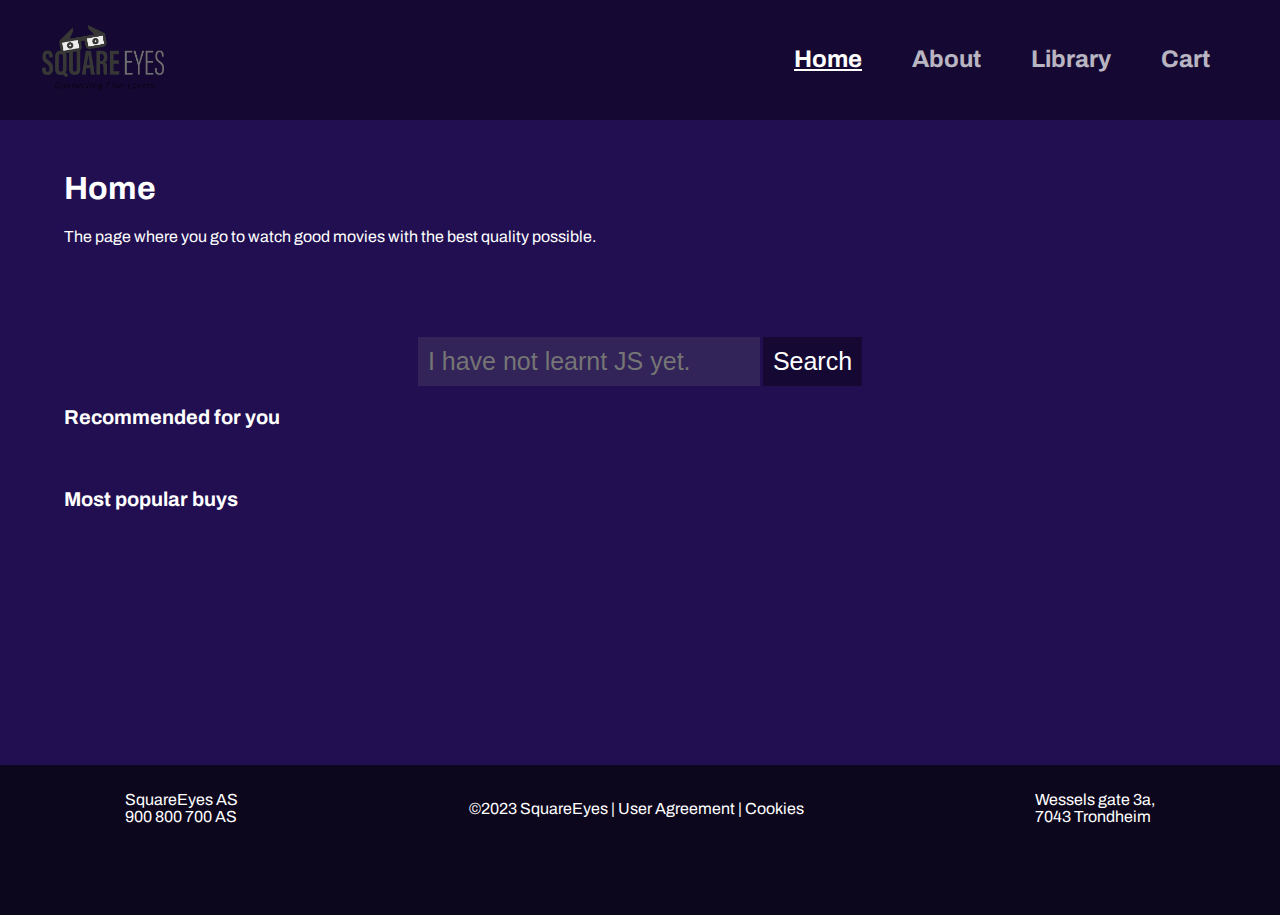
<file: index.html>
<!DOCTYPE html>
<html lang="en">
<head>
    <meta charset="UTF-8">
    <meta name="description" content="Homepage for Square Eyes">
    <meta http-equiv="X-UA-Compatible" content="IE=edge">
    <meta name="viewport" content="width=device-width, initial-scale=1.0">
    <title>SquareEyes | Connecting Film-lovers</title>
    <link rel="stylesheet" href="styles.css">
    <script src="scripts.js"></script>
    <link rel="icon" href="data:;base64,=">

        <!-- Hotjar Tracking Code for Site 3908982 (name missing) -->
    <script>
        (function(h,o,t,j,a,r){
            h.hj=h.hj||function(){(h.hj.q=h.hj.q||[]).push(arguments)};
            h._hjSettings={hjid:3908982,hjsv:6};
            a=o.getElementsByTagName('head')[0];
            r=o.createElement('script');r.async=1;
            r.src=t+h._hjSettings.hjid+j+h._hjSettings.hjsv;
            a.appendChild(r);
        })(window,document,'https://static.hotjar.com/c/hotjar-','.js?sv=');
    </script>
</head>
<body>
    <header>
        <div class="headerNav">
            <a href="index.html"><img src="assets/SquareEyes_Logo.png" alt="logo" id="logo"></a>
            <nav>
                <ul class="navigationMeny">
                    <li><a href="index.html" id="active"><h2>Home</h2></a></li>
                    <li><a href="pages/about.html"><h2>About</h2></a></li>
                    <li><a href="library.html"><h2>Library</h2></a></li>
                    <li><a href="pages/checkout.html"><h2>Cart</h2></a></li>
                </ul>
            </nav>
        </div>
    </header>

    <!--The dead searchbar-->

    <main>
        <div class="indexGrid">
            <div><h1 alt="Your homepage">Home</h1></div>

            <div>
                <p>The page where you go to watch good movies with the best quality possible.</p>
            </div>
            <div class="searchBar">
                <input type="text" label="Serachbar for movies" placeholder="I have not learnt JS yet." id="searchBar">
                <button type="submit" id="searchBarButton">Search</button>
            </div>
            <!--Carousel part-->

            <div class="carouselParent">
                <h3>Recommended for you</h3>
                <div class="carousel post-container">
                </div>    
            </div>

            <div>
                <h3>Most popular buys</h3>
                <div class="carousel post-container">
                </div>    
            </div> 
        </div>
    </main>

    <footer>
        <div class="footer">
            <div class="asInfo">
                <p><a href="pages/about.html">SquareEyes AS<br>900 800 700 AS</a></p>
            </div>
            <div class="dvsInfo">
                <p><a href="pages/about.html" class="footerButton">&copy;2023 SquareEyes</a> | <a href="pages/agreement.html" class="footerButton">User Agreement</a> | <a href="pages/cookies.html" class="footerButton">Cookies</a></p>
            </div>
            <div class="adress">
                <p><a href="pages/about.html" class="footerButton">Wessels gate 3a,<br>7043 Trondheim</a></p>
            </div>
        </div>
    </footer>
</body>
</html>
</file>
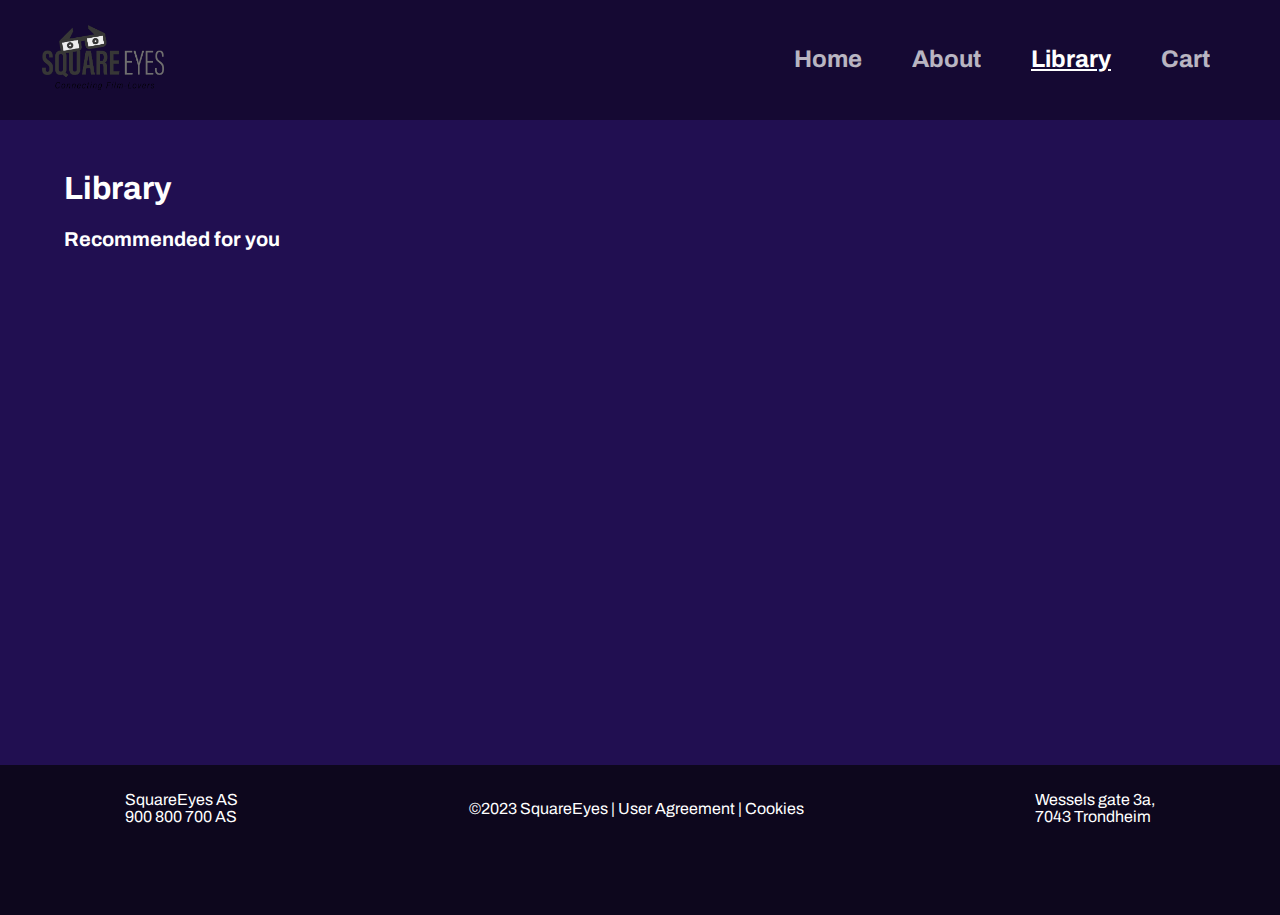
<file: library.html>
<!DOCTYPE html>
<html lang="en">
<head>
    <meta charset="UTF-8">
    <meta name="description" content="Your libary at Square Eyes">
    <meta http-equiv="X-UA-Compatible" content="IE=edge">
    <meta name="viewport" content="width=device-width, initial-scale=1.0">
    <title>SquareEyes | Connecting Film-lovers</title>
    <link href="../styles.css" rel="stylesheet"/>
    <link rel="icon" href="data:;base64,iVBORw0KGgo=" />
    <script src="../scripts.js"></script>
</head>
<body>
    <header>
        <div class="headerNav">
            <a href="../index.html"><img src="../assets/SquareEyes_Logo.png" alt="logo" id="logo"></a>
            <nav>
                <ul class="navigationMeny">
                    <li><a href="../index.html"><h2>Home</h2></a></li>
                    <li><a href="/pages/about.html"><h2>About</h2></a></li>
                    <li><a href="library.html" id="active"><h2>Library</h2></a></li>
                    <li><a href="/pages/checkout.html"><h2>Cart</h2></a></li>
                </ul>
            </nav>
        </div>
    </header>    

    <main>
        <h1 alt="Your libary">Library</h1>
        <div class="carouselParent">
            <h3>Recommended for you</h3>
            <div class="carousel post-container">
            </div>      
        </div>
    </main>


    <footer>
        <div class="footer">
            <div class="asInfo">
                <p><a href="pages/about.html">SquareEyes AS<br>900 800 700 AS</a></p>
            </div>
            <div class="dvsInfo">
                <p><a href="pages/about.html" class="footerButton">&copy;2023 SquareEyes</a> | <a href="pages/agreement.html" class="footerButton">User Agreement</a> | <a href="pages/cookies.html" class="footerButton">Cookies</a></p>
            </div>
            <div class="adress">
                <p><a href="pages/about.html" class="footerButton">Wessels gate 3a,<br>7043 Trondheim</a></p>
            </div>
        </div>
    </footer>
</body>
</html>
</file>
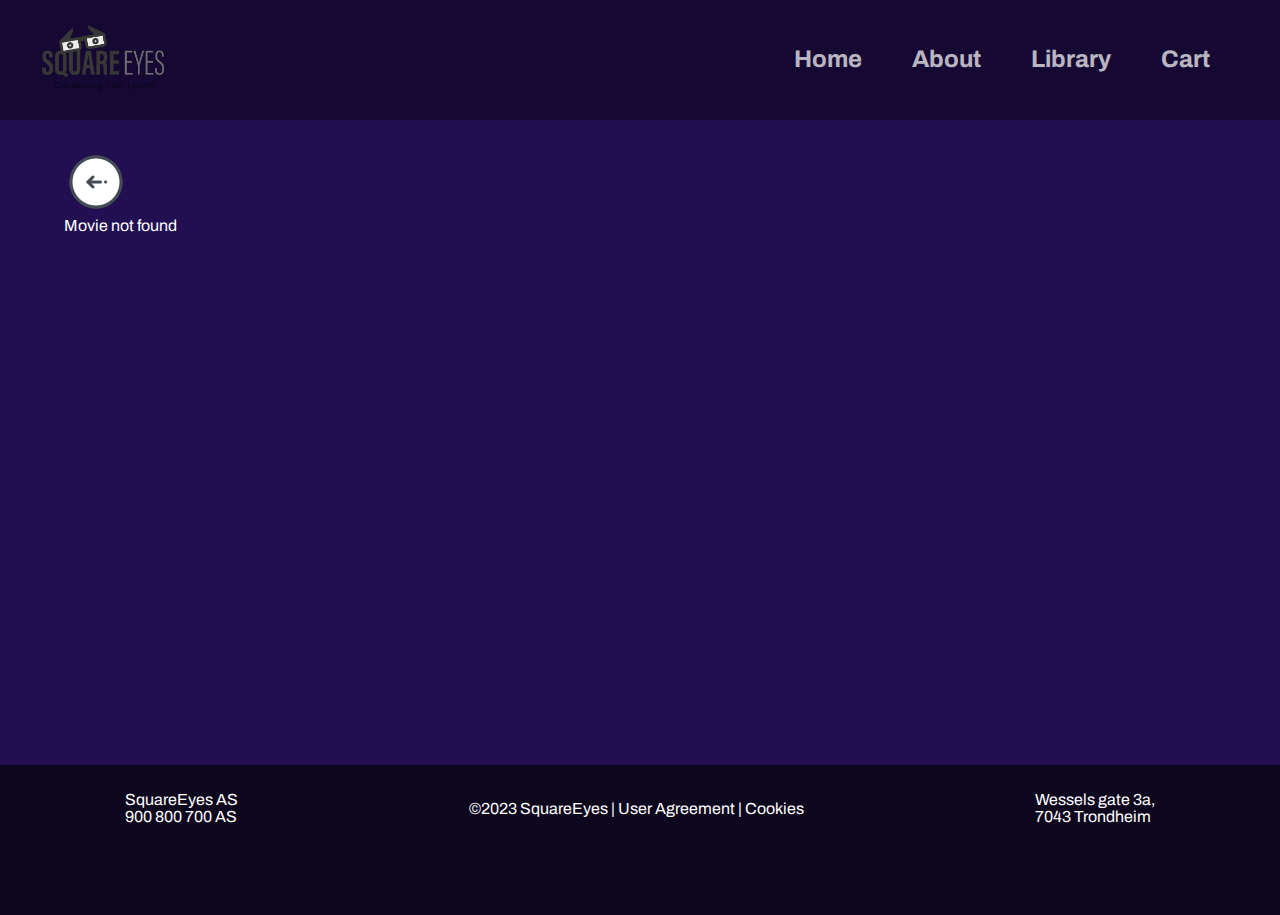
<file: movieDetails.html>
<!DOCTYPE html>
<html lang="en">
<head>
    <meta charset="UTF-8">
    <meta name="viewport" content="width=device-width, initial-scale=1.0">
    <meta name="description" content="The video you have chosen at Square Eyes">
    <title>SquareEyes | Connecting Film-lovers</title>
    <link rel="stylesheet" href="styles.css">
    <link rel="icon" href="data:;base64,iVBORw0KGgo=" />
</head>

<body>
    <header>
        <div class="headerNav">
            <a href="index.html"><img src="assets/SquareEyes_Logo.png" alt="logo" id="logo"></a>
            <nav>
                <ul class="navigationMeny">
                    <li><a href="index.html"><h2>Home</h2></a></li>
                    <li><a href="pages/about.html"><h2>About</h2></a></li>
                    <li><a href="library.html"><h2>Library</h2></a></li>
                    <li><a href="pages/checkout.html"><h2>Cart</h2></a></li>
                </ul>
            </nav>
        </div>
    </header>

    <main>

        
    <a href="../index.html"><img src="../images/backButton.png" alt="Click here to go back"></a> 
    <div id="movieDetails"></div>
    <script src="movieDetails.js"></script> 
    
    </main>

    <footer>
        <div class="footer">
            <div class="asInfo">
                <p><a href="pages/about.html">SquareEyes AS<br>900 800 700 AS</a></p>
            </div>
            <div class="dvsInfo">
                <p><a href="pages/about.html" class="footerButton">&copy;2023 SquareEyes</a> | <a href="pages/agreement.html" class="footerButton">User Agreement</a> | <a href="pages/cookies.html" class="footerButton">Cookies</a></p>
            </div>
            <div class="adress">
                <p><a href="pages/about.html" class="footerButton">Wessels gate 3a,<br>7043 Trondheim</a></p>
            </div>
        </div>
    </footer>
</body>
</html>
</file>
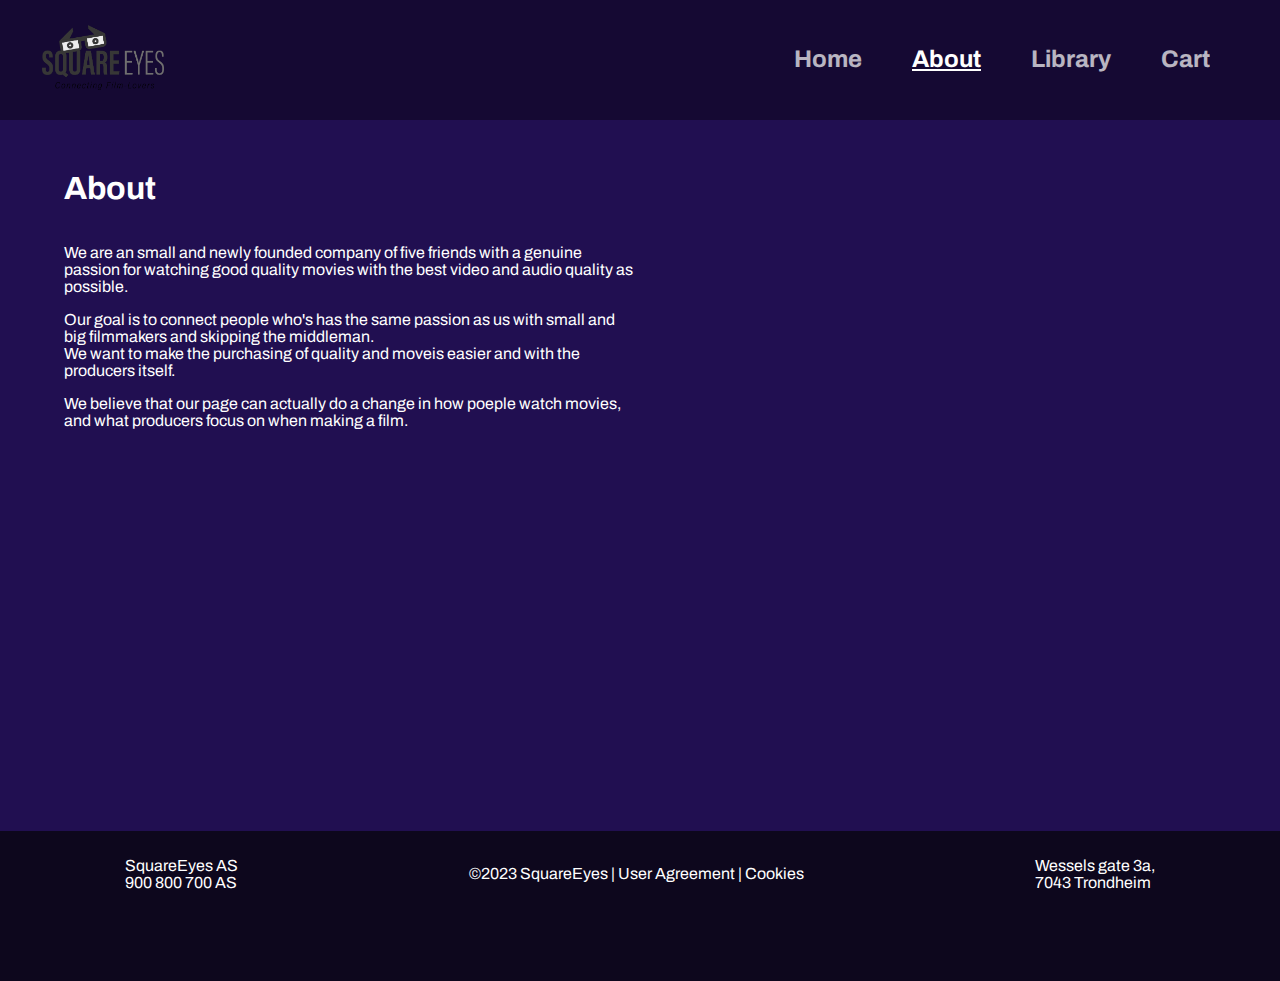
<file: pages/about.html>
<!DOCTYPE html>
<html lang="en">
<head>
    <meta charset="UTF-8">
    <meta name="description" content="About Square Eyes">
    <meta http-equiv="X-UA-Compatible" content="IE=edge">
    <meta name="viewport" content="width=device-width, initial-scale=1.0">
    <title>SquareEyes | Connecting Film-lovers</title>
    <link href="../styles.css" rel="stylesheet"/>
    <script src="../scripts.js"></script>
    <link rel="icon" href="data:;base64,iVBORw0KGgo=" />
</head>
<body>
    <header>
        <div class="headerNav">
            <a href="../index.html"><img src="../assets/SquareEyes_Logo.png" alt="logo" id="logo"></a>
            <nav>
                <ul class="navigationMeny">
                    <li><a href="../index.html"><h2>Home</h2></a></li>
                    <li><a href="about.html" id="active"><h2>About</h2></a></li>
                    <li><a href="../library.html"><h2>Library</h2></a></li>
                    <li><a href="checkout.html"><h2>Cart</h2></a></li>
                </ul>
            </nav>
        </div>
    </header>

    <main>
        <h1 alt="About us">About</h1>
        <div class="movie2">
            <div class="left">
                
                <p>
                    We are an small and newly founded company of five friends with a genuine passion for watching good quality movies with the best video and audio quality as possible.
                </p>
                <p>
                    Our goal is to connect people who's has the same passion as us with small and big filmmakers and skipping the middleman. <br>We want to make the purchasing of quality and moveis easier and with the producers itself.
                </p>
                <p>
                    We believe that our page can actually do a change in how poeple watch movies, and what producers focus on when making a film.
                </p>
            </div>
            <div class="map right">
                <iframe src="https://www.google.com/maps/embed?pb=!1m18!1m12!1m3!1d177.02355533218844!2d10.415825614038722!3d63.43519712456384!2m3!1f0!2f0!3f0!3m2!1i1024!2i768!4f13.1!3m3!1m2!1s0x466d312678400f87%3A0x8c433761ebaa233a!2sGola%20gelato%20%26%20cafe!5e0!3m2!1sno!2sno!4v1676580683223!5m2!1sno!2sno" style="border:0;" allowfullscreen="" loading="lazy" referrerpolicy="no-referrer-when-downgrade"></iframe>
            </div>
        </div>
    </main>

    <footer>
        <div class="footer">
            <div class="asInfo">
                <p><a href="../pages/about.html">SquareEyes AS<br>900 800 700 AS</a></p>
            </div>
            <div class="dvsInfo">
                <p><a href="../pages/about.html" class="footerButton">&copy;2023 SquareEyes</a> | <a href="../pages/agreement.html" class="footerButton">User Agreement</a> | <a href="../pages/cookies.html" class="footerButton">Cookies</a></p>
            </div>
            <div class="adress">
                <p><a href="pages/about.html" class="footerButton">Wessels gate 3a,<br>7043 Trondheim</a></p>
            </div>
        </div>
    </footer>
</body>
</html>
</file>
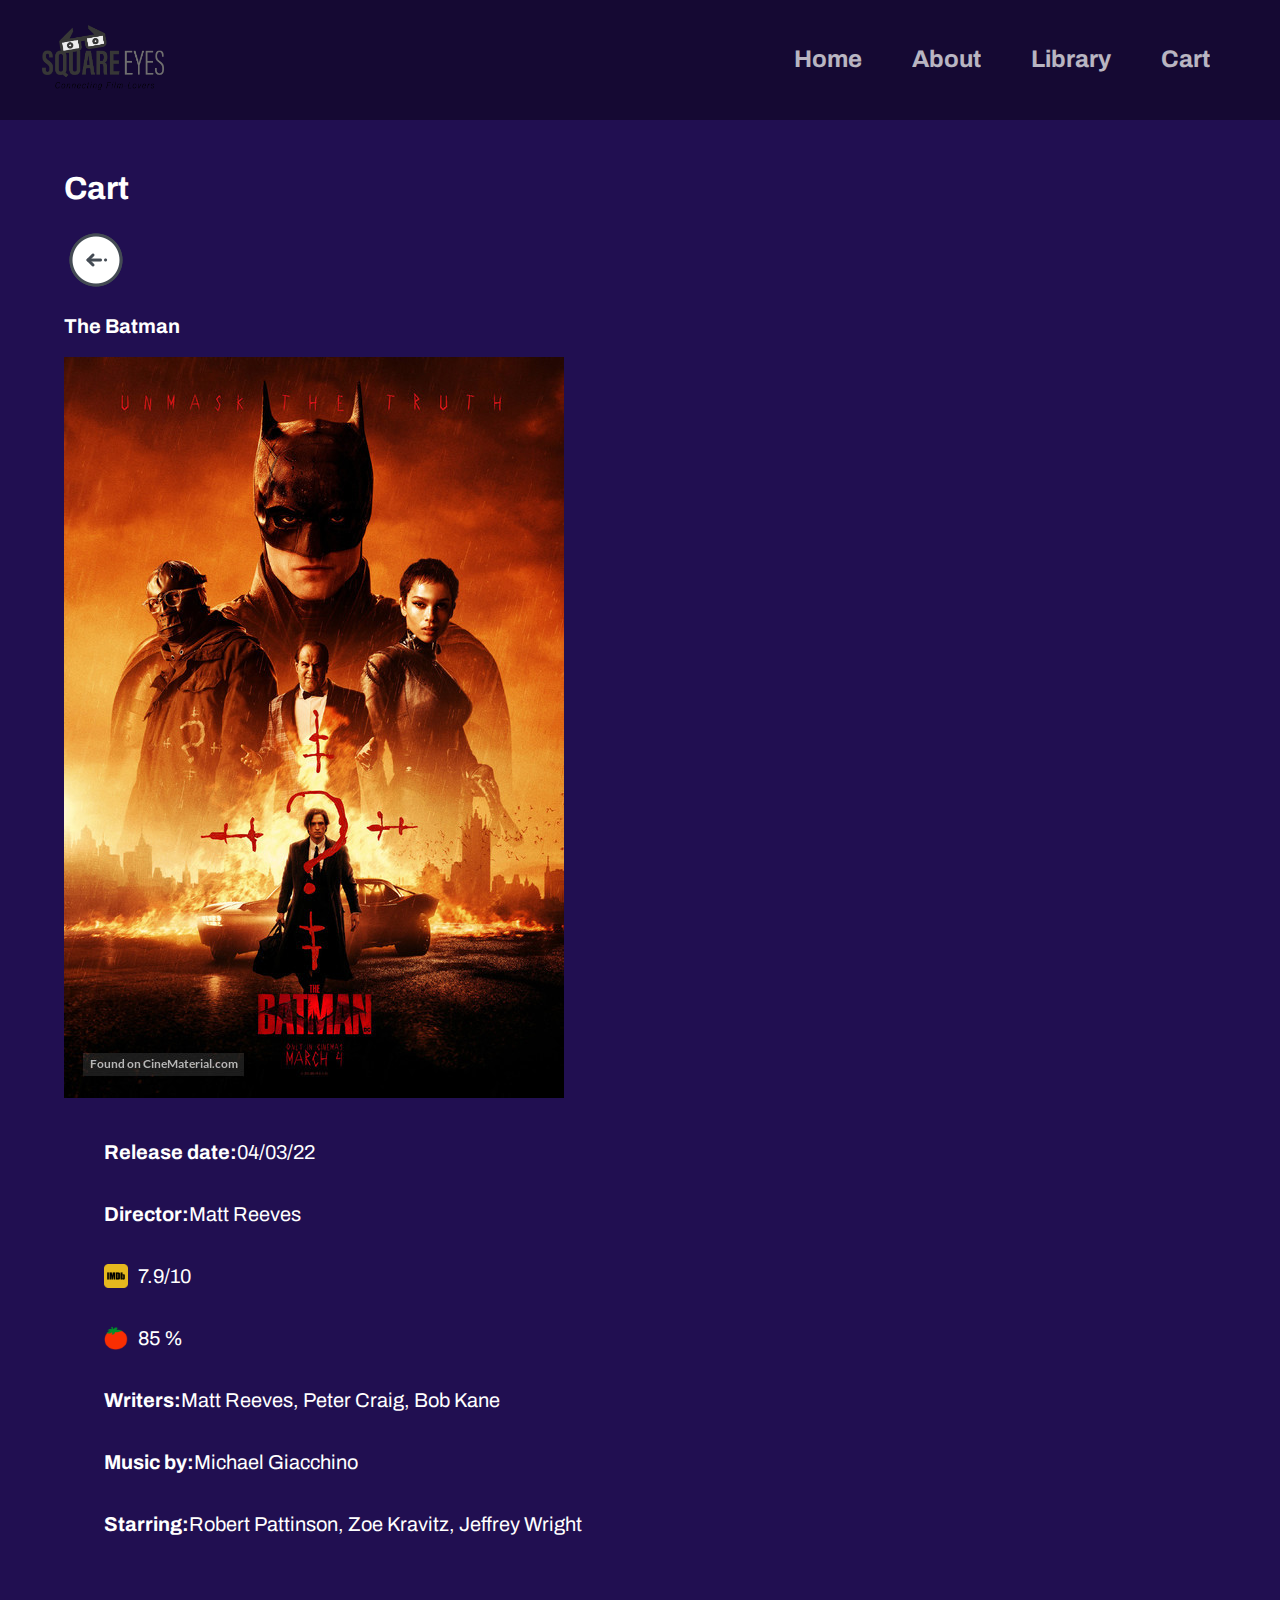
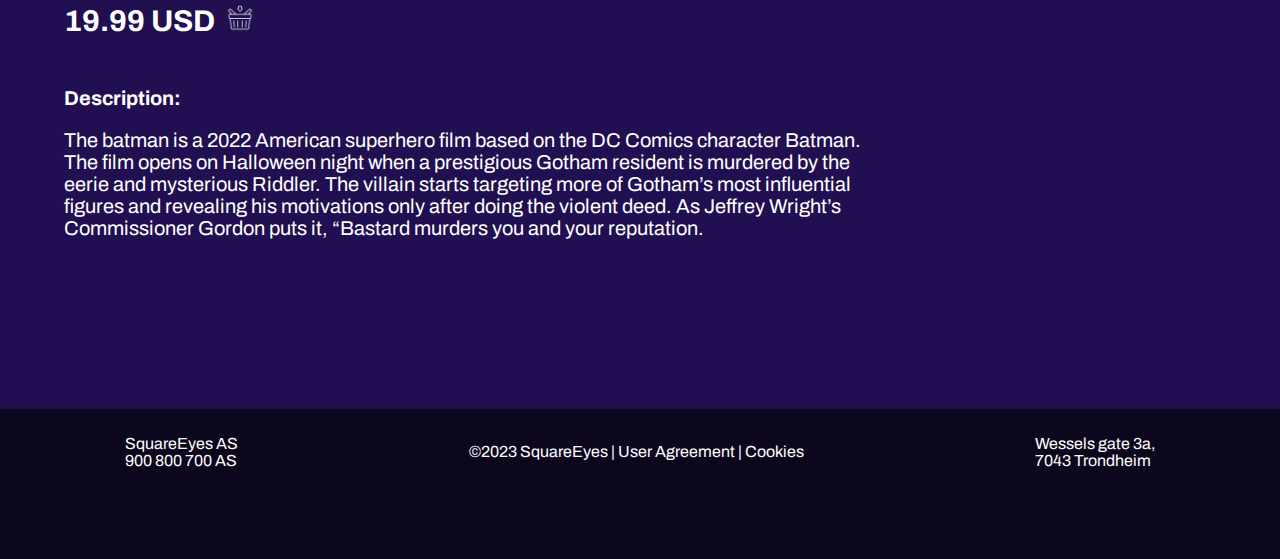
<file: pages/addedCart.html>
<!DOCTYPE html>
<html lang="en">
<head>
    <meta charset="UTF-8">
    <meta name="description" content="Shopping cart at Square Eyes">
    <meta http-equiv="X-UA-Compatible" content="IE=edge">
    <meta name="viewport" content="width=device-width, initial-scale=1.0">
    <title>SquareEyes | Connecting Film-lovers</title>
    <link href="../styles.css" rel="stylesheet"/>
    <script src="../scripts.js"></script>
    <link rel="icon" href="data:;base64,iVBORw0KGgo=" />
</head>
<body>
    <header>
        <div class="headerNav">
            <a href="../index.html"><img src="../assets/SquareEyes_Logo.png" alt="logo" id="logo"></a>
            <nav>
                <ul class="navigationMeny">
                    <li><a href="../index.html"><h2>Home</h2></a></li>
                    <li><a href="about.html"><h2>About</h2></a></li>
                    <li><a href="../library.html"><h2>Library</h2></a></li>
                    <li><a href="checkout.html"><h2>Cart</h2></a></li>
                </ul>
            </nav>
        </div>
    </header>  

    <main>
        <div><h1 alt="Your cart">Cart</h1></div>
        <div>
           <a href="../index.html"><img src="../images/backButton.png" alt="Click here to go back"></a>
           <h3>The Batman</h3>
        </div>
        <div>
            <img src="../images/Square_Eyes_Cover7.jpeg" alt="The batman">
        </div>
        <div>
            <ul class="movieUl">
                <li class="movieInfo">
                    <p class="info">Release date: </p>
                    <p>04/03/22</p>
                </li>
                <li class="movieInfo">
                    <p class="info">Director: </p>
                    <p class="backInfo">Matt Reeves</p>
                </li>
                <li class="movieInfo">
                    <img class="smallLogo" src="../images/IMDB.png" alt="IMDB logo">
                    <p class="backInfo">7.9/10 </p>
                </li>
                <li class="movieInfo">
                    <img class="smallLogo" src="../images/rottenTomatoes.png" alt="Rotten Tomatoes logo">
                    <p class="backInfo">85 % </p>
                </li>
                <li class="movieInfo">
                    <p class="info">Writers: </p>
                    <p class="backInfo">Matt Reeves, Peter Craig, Bob Kane</p>
                </li>
                <li class="movieInfo">
                    <p class="info">Music by: </p>
                    <p class="backInfo">Michael Giacchino</p>
                </li>
                <li class="movieInfo">
                    <p class="info">Starring: </p>
                    <p class="backInfo">Robert Pattinson, Zoe Kravitz, Jeffrey Wright</p>
                </li>
            </ul>
        </div>
        <div class="price">
            <p>19.99 USD </p>
            <a href="checkout.html"><img src="../images/addBasket.png" alt="Add to basket" id="addBasket"></a>
        </div>
        <div>
            <h3>Description:</h3>
            <p id="movieDisc">
                The batman is a 2022 American superhero film based on the DC Comics character Batman. The film opens on Halloween night when a prestigious Gotham resident is murdered by the eerie and mysterious Riddler. The villain starts targeting more of Gotham’s most influential figures and revealing his motivations only after doing the violent deed. As Jeffrey Wright’s Commissioner Gordon puts it, “Bastard murders you and your reputation.
            </p>
        </div>
    </main>

    <footer>
        <div class="footer">
            <div class="asInfo">
                <p><a href="../pages/about.html">SquareEyes AS<br>900 800 700 AS</a></p>
            </div>
            <div class="dvsInfo">
                <p><a href="../pages/about.html" class="footerButton">&copy;2023 SquareEyes</a> | <a href="../pages/agreement.html" class="footerButton">User Agreement</a> | <a href="../pages/cookies.html" class="footerButton">Cookies</a></p>
            </div>
            <div class="adress">
                <p><a href="pages/about.html" class="footerButton">Wessels gate 3a,<br>7043 Trondheim</a></p>
            </div>
        </div>
    </footer>
</body>
</html>
</file>
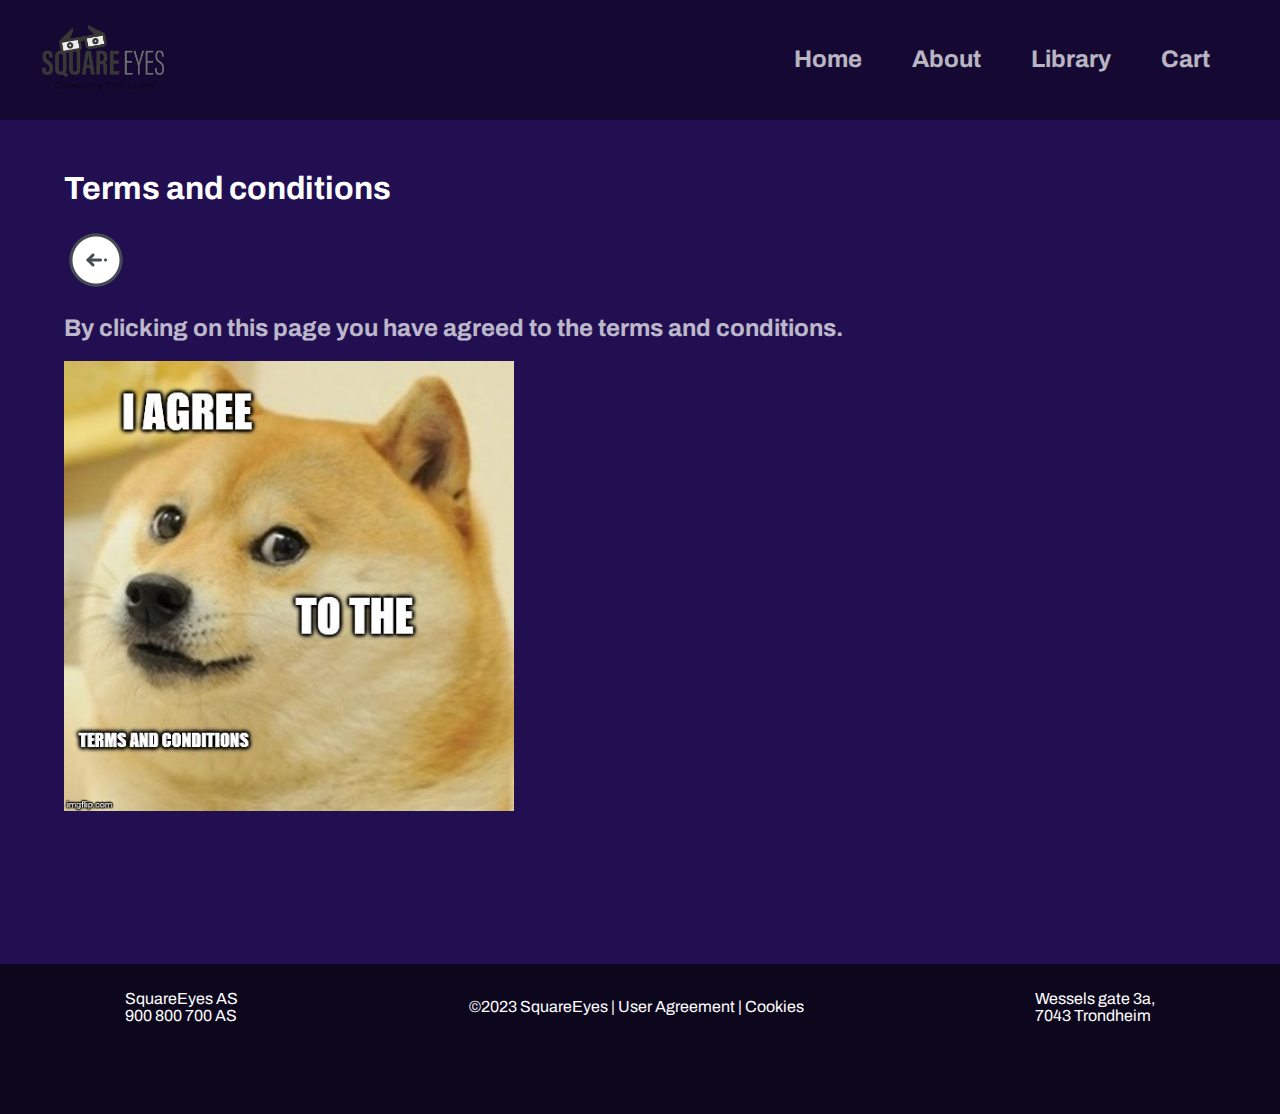
<file: pages/agreement.html>
<!DOCTYPE html>
<html lang="en">
<head>
    <meta charset="UTF-8">
    <meta name="description" content="Temrs and conditions page for Square Eyes">
    <meta http-equiv="X-UA-Compatible" content="IE=edge">
    <meta name="viewport" content="width=device-width, initial-scale=1.0">
    <title>SquareEyes | Connecting Film-lovers</title>
    <link href="../styles.css" rel="stylesheet"/>
    <script src="../scripts.js"></script>
    <link rel="icon" href="data:;base64,iVBORw0KGgo=" />
</head>
<body>
    <header>
        <div class="headerNav">
            <a href="../index.html"><img src="../assets/SquareEyes_Logo.png" alt="logo" id="logo"></a>
            <nav>
                <ul class="navigationMeny">
                    <li><a href="../index.html"><h2>Home</h2></a></li>
                    <li><a href="about.html"><h2>About</h2></a></li>
                    <li><a href="../library.html"><h2>Library</h2></a></li>
                    <li><a href="checkout.html"><h2>Cart</h2></a></li>
                </ul>
            </nav>
        </div>
    </header>  
    
    <main>
        <div><h1 alt="Terms and conditions">Terms and conditions</h1></div>
        <div>
            <a href="../index.html"><img src="../images/backButton.png" alt="Click here to go back"></a>
            <h2>By clicking on this page you have agreed to the terms and conditions.</h2>
            <img src="../images/termsyes.jpg" alt="You have said yes" class="meme">
        </div>
    </main>

    <footer>
        <div class="footer">
            <div class="asInfo">
                <p><a href="../pages/about.html">SquareEyes AS<br>900 800 700 AS</a></p>
            </div>
            <div class="dvsInfo">
                <p><a href="../pages/about.html" class="footerButton">&copy;2023 SquareEyes</a> | <a href="../pages/agreement.html" class="footerButton">User Agreement</a> | <a href="../pages/cookies.html" class="footerButton">Cookies</a></p>
            </div>
            <div class="adress">
                <p><a href="pages/about.html" class="footerButton">Wessels gate 3a,<br>7043 Trondheim</a></p>
            </div>
        </div>
    </footer>
</body>
</html>
</file>
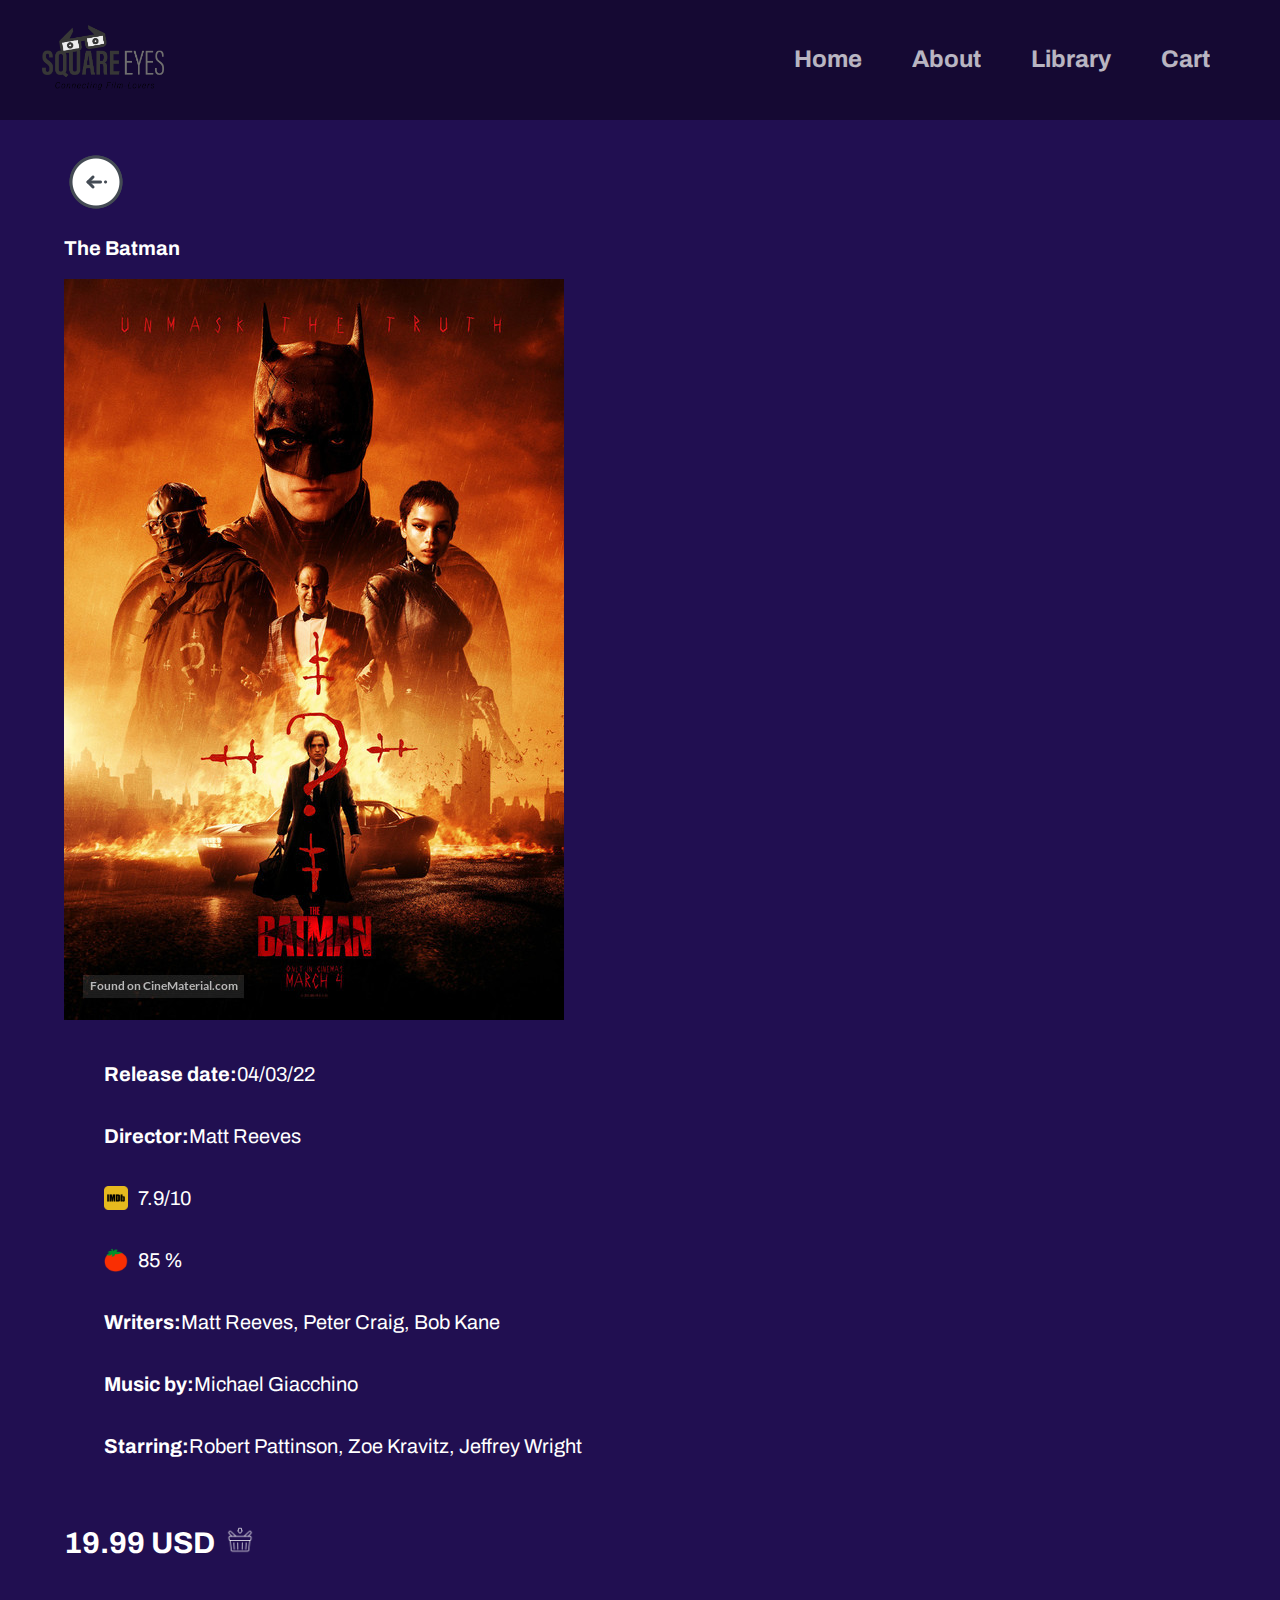
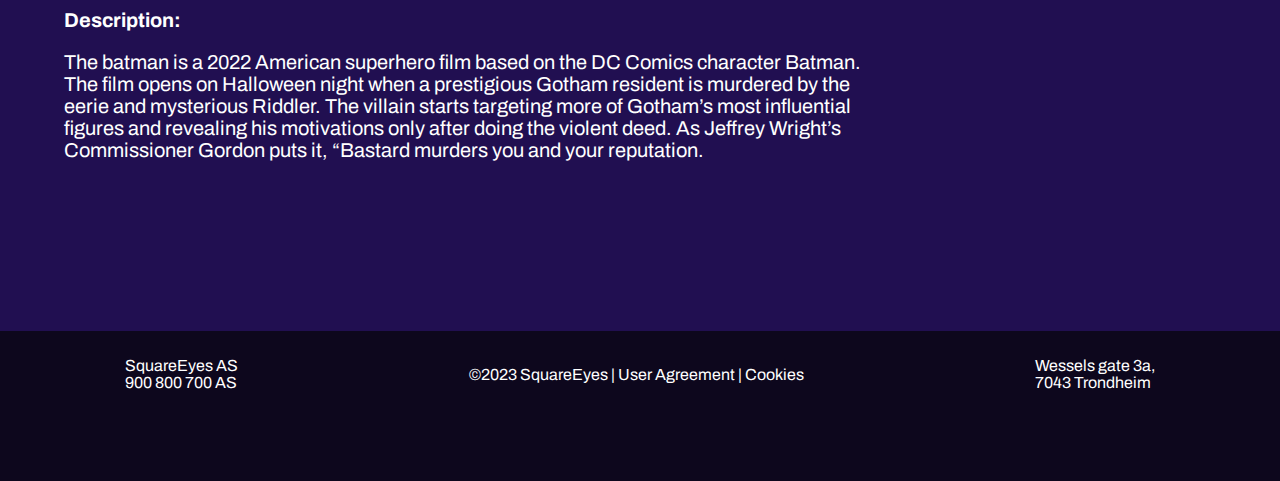
<file: pages/checkout-page.html>
<!DOCTYPE html>
<html lang="en">
<head>
    <meta charset="UTF-8">
    <meta name="description" content="Checkout-page for Square Eyes">
    <meta http-equiv="X-UA-Compatible" content="IE=edge">
    <meta name="viewport" content="width=device-width, initial-scale=1.0">
    <title>SquareEyes | Connecting Film-lovers</title>
    <link href="../styles.css" rel="stylesheet"/>
    <script src="../scripts.js"></script>
    <link rel="icon" href="data:;base64,iVBORw0KGgo=" />
</head>
<body>
    <header>
        <div class="headerNav">
            <a href="../index.html"><img src="../assets/SquareEyes_Logo.png" alt="logo" id="logo"></a>
            <nav>
                <ul class="navigationMeny">
                    <li><a href="../index.html"><h2>Home</h2></a></li>
                    <li><a href="about.html"><h2>About</h2></a></li>
                    <li><a href="../library.html"><h2>Library</h2></a></li>
                    <li><a href="checkout.html"><h2>Cart</h2></a></li>
                </ul>
            </nav>
        </div>
    </header>  

    <main>
        <div>
           <a href="../index.html"><img src="../images/backButton.png" alt="Click here to go back"></a>
           <h3>The Batman</h3>
        </div>
        <div>
            <img src="../images/Square_Eyes_Cover7.jpeg" alt="The batman">
        </div>
        <div>
            <ul class="movieUl">
                <li class="movieInfo">
                    <p class="info">Release date: </p>
                    <p>04/03/22</p>
                </li>
                <li class="movieInfo">
                    <p class="info">Director: </p>
                    <p class="backInfo">Matt Reeves</p>
                </li>
                <li class="movieInfo">
                    <img class="smallLogo" src="../images/IMDB.png" alt="IMDB logo">
                    <p class="backInfo">7.9/10 </p>
                </li>
                <li class="movieInfo">
                    <img class="smallLogo" src="../images/rottenTomatoes.png" alt="Rotten Tomatoes logo">
                    <p class="backInfo">85 % </p>
                </li>
                <li class="movieInfo">
                    <p class="info">Writers: </p>
                    <p class="backInfo">Matt Reeves, Peter Craig, Bob Kane</p>
                </li>
                <li class="movieInfo">
                    <p class="info">Music by: </p>
                    <p class="backInfo">Michael Giacchino</p>
                </li>
                <li class="movieInfo">
                    <p class="info">Starring: </p>
                    <p class="backInfo">Robert Pattinson, Zoe Kravitz, Jeffrey Wright</p>
                </li>
            </ul>
        </div>
        <div class="price">
            <p>19.99 USD </p>
            <a href="checkout.html"><img src="../images/addBasket.png" alt="Add to basket" id="addBasket"></a>
        </div>
        <div>
            <h3>Description:</h3>
            <p id="movieDisc">
                The batman is a 2022 American superhero film based on the DC Comics character Batman. The film opens on Halloween night when a prestigious Gotham resident is murdered by the eerie and mysterious Riddler. The villain starts targeting more of Gotham’s most influential figures and revealing his motivations only after doing the violent deed. As Jeffrey Wright’s Commissioner Gordon puts it, “Bastard murders you and your reputation.
            </p>
        </div>
    </main>

    <footer>
        <div class="footer">
            <div class="asInfo">
                <p><a href="../pages/about.html">SquareEyes AS<br>900 800 700 AS</a></p>
            </div>
            <div class="dvsInfo">
                <p><a href="../pages/about.html" class="footerButton">&copy;2023 SquareEyes</a> | <a href="../pages/agreement.html" class="footerButton">User Agreement</a> | <a href="../pages/cookies.html" class="footerButton">Cookies</a></p>
            </div>
            <div class="adress">
                <p><a href="pages/about.html" class="footerButton">Wessels gate 3a,<br>7043 Trondheim</a></p>
            </div>
        </div>
    </footer>
</body>
</html>
</file>
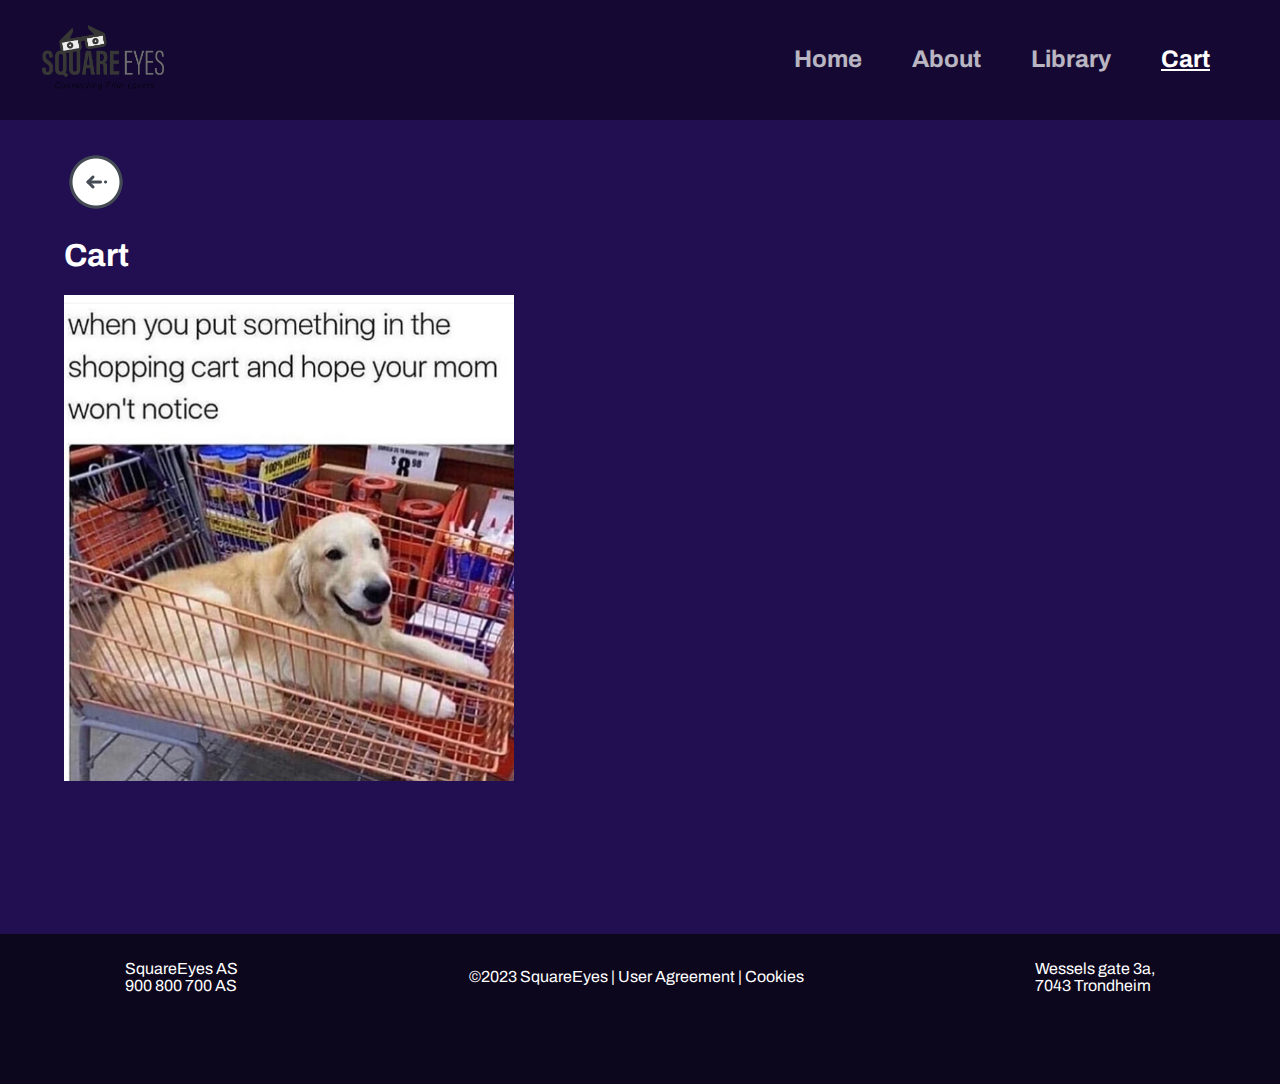
<file: pages/checkout.html>
<!DOCTYPE html>
<html lang="en">
<head>
    <meta charset="UTF-8">
    <meta name="description" content="Shopping cart for Square Eyes">
    <meta http-equiv="X-UA-Compatible" content="IE=edge">
    <meta name="viewport" content="width=device-width, initial-scale=1.0">
    <title>SquareEyes | Connecting Film-lovers</title>
    <link href="../styles.css" rel="stylesheet"/>
    <script src="../scripts.js"></script>
    <link rel="icon" href="data:;base64,iVBORw0KGgo=" />
</head>
<body>
    <header>
        <div class="headerNav">
            <a href="../index.html"><img src="../assets/SquareEyes_Logo.png" alt="logo" id="logo"></a>
            <nav>
                <ul class="navigationMeny">
                    <li><a href="../index.html"><h2>Home</h2></a></li>
                    <li><a href="about.html"><h2>About</h2></a></li>
                    <li><a href="../library.html"><h2>Library</h2></a></li>
                    <li><a href="checkout.html" id="active"><h2>Cart</h2></a></li>
                </ul>
            </nav>
        </div>
    </header> 

    <main>
        <div>
            <a href="../index.html"><img src="../images/backButton.png" alt="Click here to go back"></a>
            <h1 alt="Your shopping cart">Cart</h1>
            <img src="../images/shoppingcartdog.jpeg" alt="Nice doggo" class="meme">
         </div>
    </main>

    </div>
    <footer>
        <div class="footer">
            <div class="asInfo">
                <p><a href="../pages/about.html">SquareEyes AS<br>900 800 700 AS</a></p>
            </div>
            <div class="dvsInfo">
                <p><a href="../pages/about.html" class="footerButton">&copy;2023 SquareEyes</a> | <a href="../pages/agreement.html" class="footerButton">User Agreement</a> | <a href="../pages/cookies.html" class="footerButton">Cookies</a></p>
            </div>
            <div class="adress">
                <p><a href="pages/about.html" class="footerButton">Wessels gate 3a,<br>7043 Trondheim</a></p>
            </div>
        </div>
    </footer>
</body>
</html>
</file>
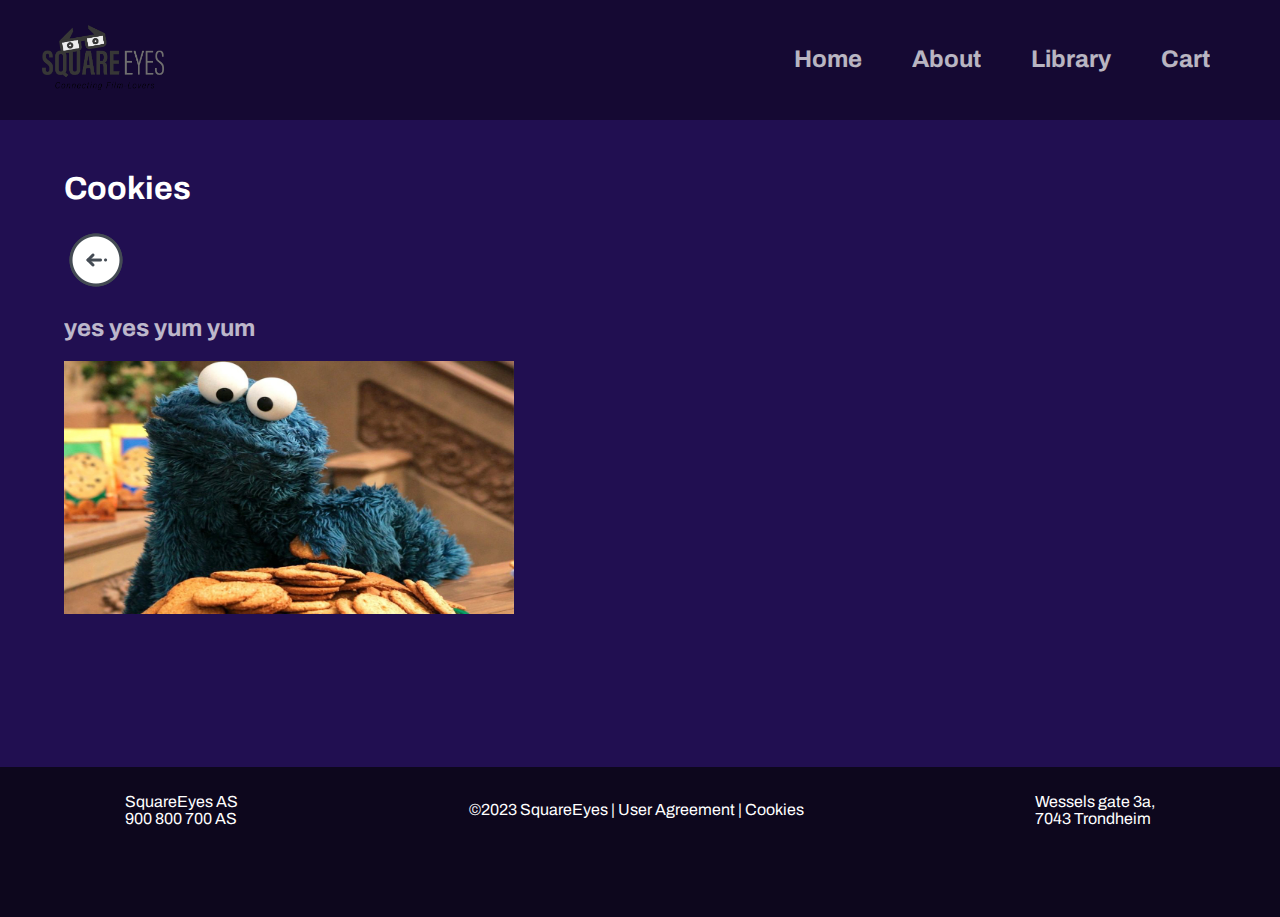
<file: pages/cookies.html>
<!DOCTYPE html>
<html lang="en">
<head>
    <meta charset="UTF-8">
    <meta name="description" content="Cookies for Square Eyes">
    <meta http-equiv="X-UA-Compatible" content="IE=edge">
    <meta name="viewport" content="width=device-width, initial-scale=1.0">
    <title>SquareEyes | Connecting Film-lovers</title>
    <link href="../styles.css" rel="stylesheet"/>
    <script src="../scripts.js"></script>
    <link rel="icon" href="data:;base64,iVBORw0KGgo=" />
</head>
<body>
    <header>
        <div class="headerNav">
            <a href="../index.html"><img src="../assets/SquareEyes_Logo.png" alt="logo" id="logo"></a>
            <nav>
                <ul class="navigationMeny">
                    <li><a href="../index.html"><h2>Home</h2></a></li>
                    <li><a href="about.html"><h2>About</h2></a></li>
                    <li><a href="../library.html"><h2>Library</h2></a></li>
                    <li><a href="checkout.html"><h2>Cart</h2></a></li>
                </ul>
            </nav>
        </div>
    </header> 

    <main>
        <div><h1 alt="Cookies">Cookies</h1></div>
        <div>
            <a href="../index.html"><img src="../images/backButton.png" alt="Click here to go back"></a>
            <h2>yes yes yum yum</h2>
            <img src="../images/cookiemonster.jpg" alt="You have said yes" class="meme">
        </div>
    </main>

    <footer>
        <div class="footer">
            <div class="asInfo">
                <p><a href="../pages/about.html">SquareEyes AS<br>900 800 700 AS</a></p>
            </div>
            <div class="dvsInfo">
                <p><a href="../pages/about.html" class="footerButton">&copy;2023 SquareEyes</a> | <a href="../pages/agreement.html" class="footerButton">User Agreement</a> | <a href="../pages/cookies.html" class="footerButton">Cookies</a></p>
            </div>
            <div class="adress">
                <p><a href="pages/about.html" class="footerButton">Wessels gate 3a,<br>7043 Trondheim</a></p>
            </div>
        </div>
    </footer>
</body>
</html>
</file>
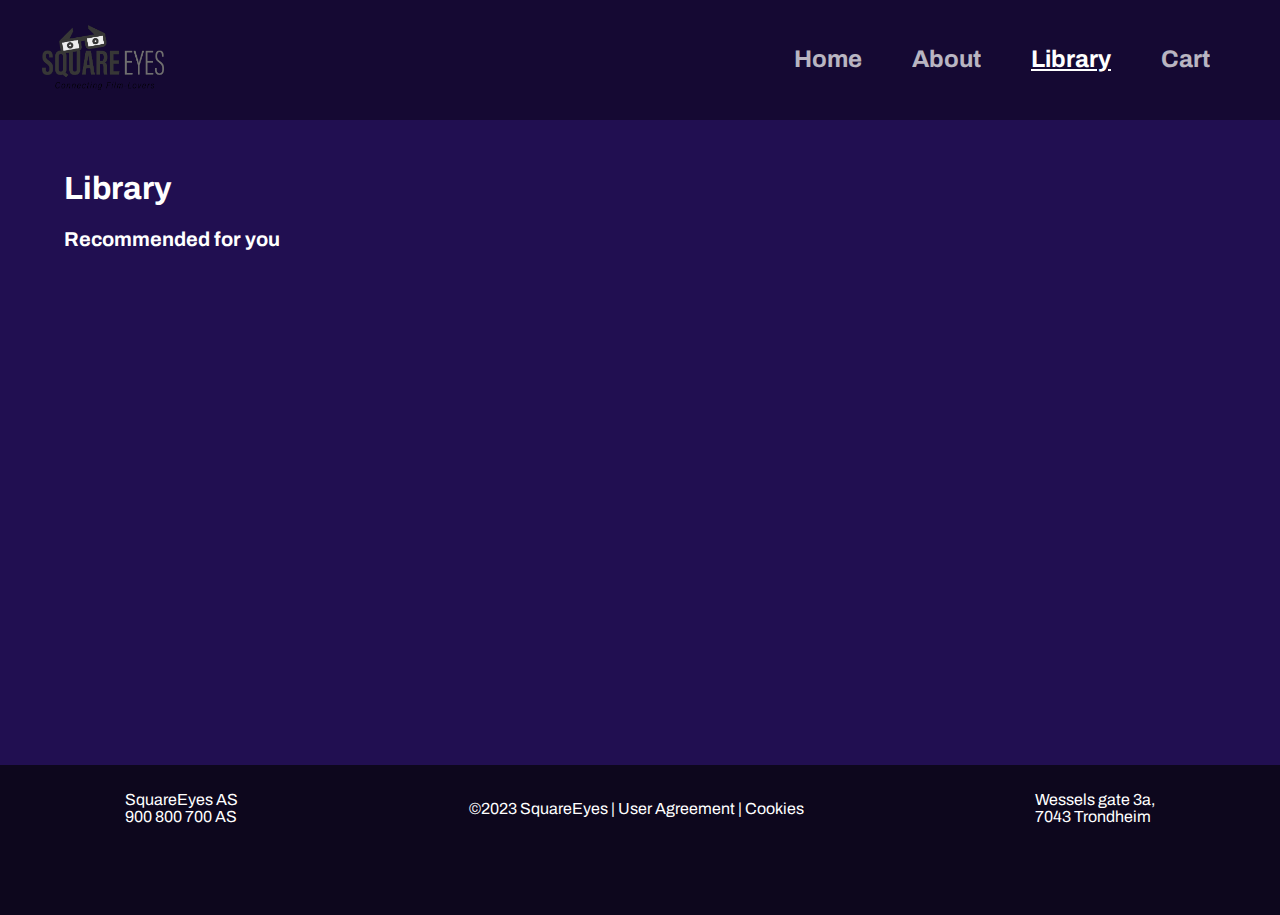
<file: pages/libary.html>
<!DOCTYPE html>
<html lang="en">
<head>
    <meta charset="UTF-8">
    <meta name="description" content="Your libary at Square Eyes">
    <meta http-equiv="X-UA-Compatible" content="IE=edge">
    <meta name="viewport" content="width=device-width, initial-scale=1.0">
    <title>SquareEyes | Connecting Film-lovers</title>
    <link href="../styles.css" rel="stylesheet"/>
    <link rel="icon" href="data:;base64,iVBORw0KGgo=" />
    <script src="../scripts.js"></script>
</head>
<body>
    <header>
        <div class="headerNav">
            <a href="../index.html"><img src="../assets/SquareEyes_Logo.png" alt="logo" id="logo"></a>
            <nav>
                <ul class="navigationMeny">
                    <li><a href="../index.html"><h2>Home</h2></a></li>
                    <li><a href="about.html"><h2>About</h2></a></li>
                    <li><a href="libary.html" id="active"><h2>Library</h2></a></li>
                    <li><a href="checkout.html"><h2>Cart</h2></a></li>
                </ul>
            </nav>
        </div>
    </header>    

    <main>
        <h1 alt="Your libary">Library</h1>
        <div class="carouselParent">
            <h3>Recommended for you</h3>
            <div class="carousel post-container">
            </div>      
        </div>
    </main>


    <footer>
        <div class="footer">
            <div class="asInfo">
                <p>SquareEyes AS<br>900 800 700 AS</p>
            </div>
            <div class="dvsInfo">
                <p>&copy;2023 SquareEyes | <a href="../pages/agreement.html" class="footerButton">User Agreement</a> | <a href="../pages/cookies.html" class="footerButton">Cookies</a></p>
            </div>
            <div class="adress">
                <p>Wessels gate 3a,<br>7043 Trondheim</p>
            </div>
        </div>
    </footer>
</body>
</html>
</file>
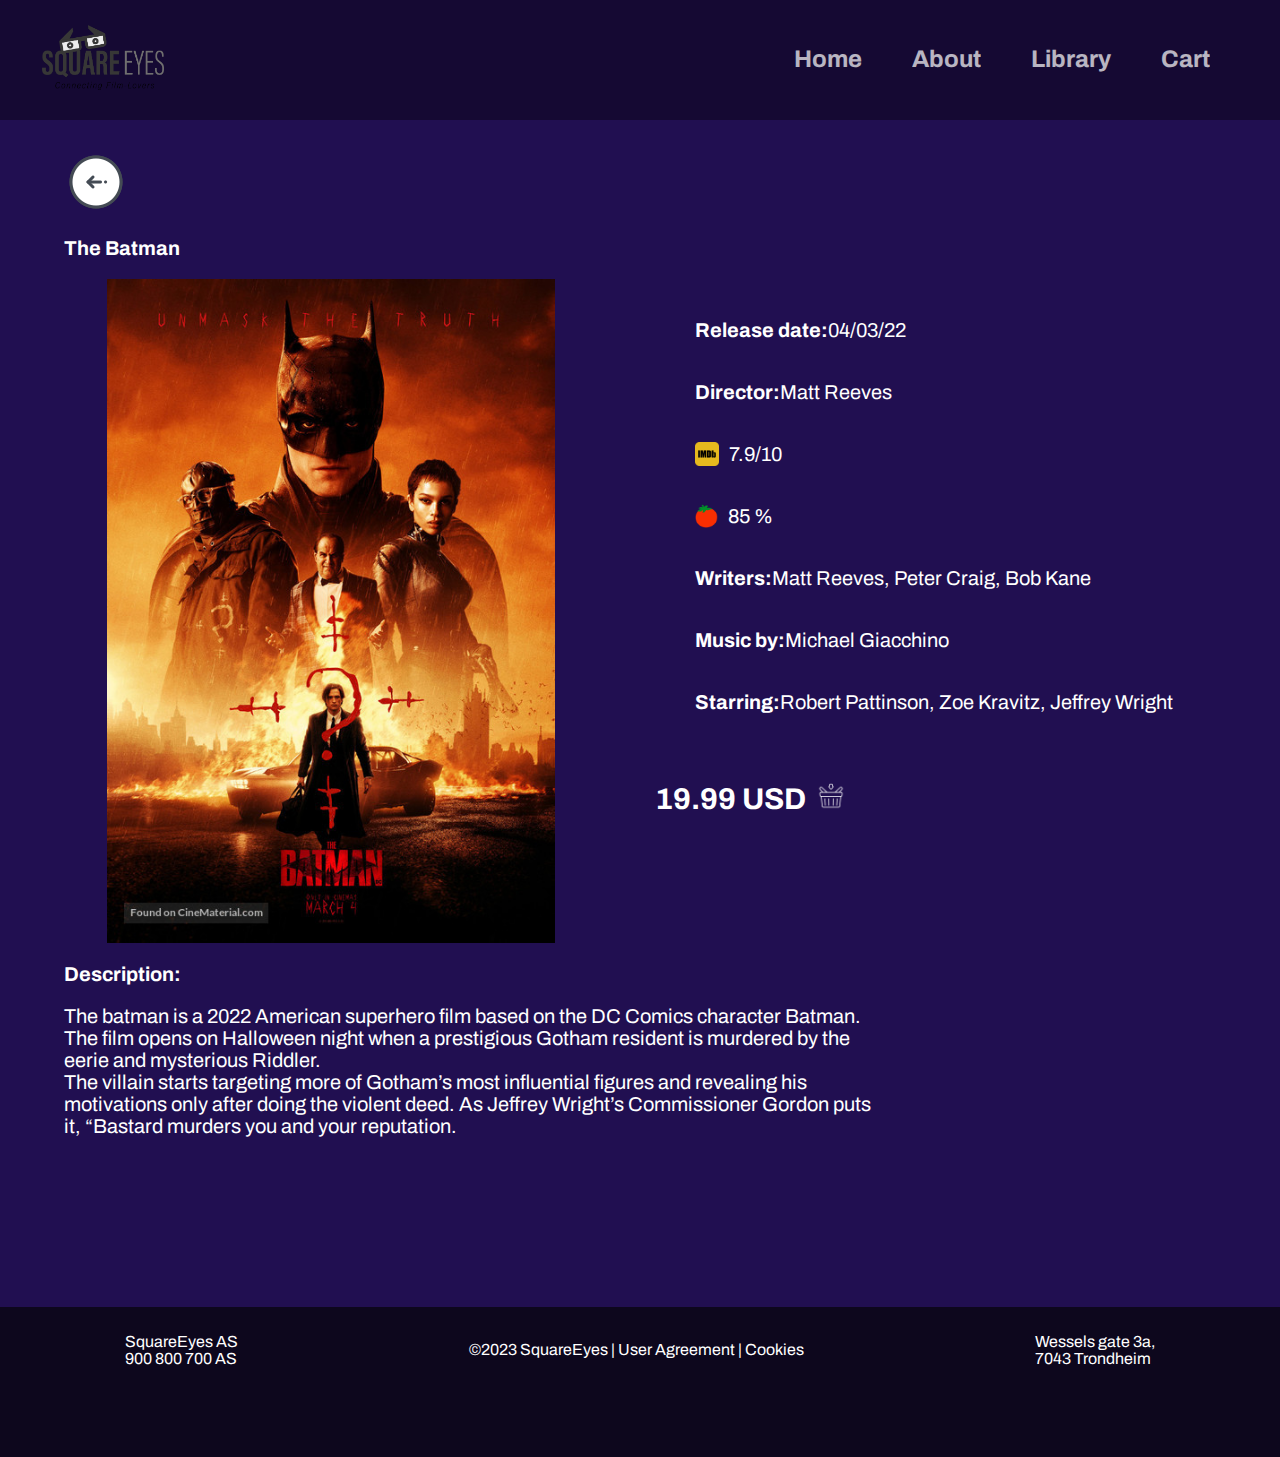
<file: pages/the-video.html>
<!DOCTYPE html>
<html lang="en">
<head>
    <meta charset="UTF-8">
    <meta name="description" content="The video you have chosen at Square Eyes">
    <meta http-equiv="X-UA-Compatible" content="IE=edge">
    <meta name="viewport" content="width=device-width, initial-scale=1.0">
    <title>SquareEyes | Connecting Film-lovers</title>
    <link href="../styles.css" rel="stylesheet"/>
    <link rel="icon" href="data:;base64,iVBORw0KGgo=" />
</head>
<body>
    <header>
        <div class="headerNav">
            <a href="../index.html"><img src="../assets/SquareEyes_Logo.png" alt="logo" id="logo"></a>
            <nav>
                <ul class="navigationMeny">
                    <li><a href="../index.html"><h2>Home</h2></a></li>
                    <li><a href="about.html"><h2>About</h2></a></li>
                    <li><a href="libary.html"><h2>Library</h2></a></li>
                    <li><a href="checkout.html"><h2>Cart</h2></a></li>
                </ul>
            </nav>
        </div>
    </header>  

    <main>
        <div>
           <a href="../index.html"><img src="../images/backButton.png" alt="Click here to go back"></a>
           <h3>The Batman</h3>
        </div>
        
        <div class="movie1">
            <div class="movie2">
                <div>
                    <img src="../images/Square_Eyes_Cover7.jpeg" alt="The batman" class="coverPhoto">
                </div>
                <div>
                    <ul class="movieUl">
                        <li class="movieInfo">
                            <p class="info">Release date: </p>
                            <p>04/03/22</p>
                        </li>
                        <li class="movieInfo">
                            <p class="info">Director: </p>
                            <p class="backInfo">Matt Reeves</p>
                        </li>
                        <li class="movieInfo">
                            <img class="smallLogo" src="../images/IMDB.png" alt="IMDB logo">
                            <p class="backInfo">7.9/10 </p>
                        </li>
                        <li class="movieInfo">
                            <img class="smallLogo" src="../images/rottenTomatoes.png" alt="Rotten Tomatoes logo">
                            <p class="backInfo">85 % </p>
                        </li>
                        <li class="movieInfo">
                            <p class="info">Writers: </p>
                            <p class="backInfo">Matt Reeves, Peter Craig, Bob Kane</p>
                        </li>
                        <li class="movieInfo">
                            <p class="info">Music by: </p>
                            <p class="backInfo">Michael Giacchino</p>
                        </li>
                        <li class="movieInfo">
                            <p class="info">Starring: </p>
                            <p class="backInfo">Robert Pattinson, Zoe Kravitz, Jeffrey Wright</p>
                        </li>
                    </ul>
                    <div class="price">
                        <p>19.99 USD </p>
                        <a href="checkout.html"><img src="../images/addBasket.png" alt="Add to basket" id="addBasket"></a>
                    </div>
                </div>
            </div>
            <div>
                <h3>Description:</h3>
                <p id="movieDisc">
                    The batman is a 2022 American superhero film based on the DC Comics character Batman. The film opens on Halloween night when a prestigious Gotham resident is murdered by the eerie and mysterious Riddler. <br>The villain starts targeting more of Gotham’s most influential figures and revealing his motivations only after doing the violent deed. As Jeffrey Wright’s Commissioner Gordon puts it, “Bastard murders you and your reputation.
                </p>
            </div>
        </div>
    </main>

    <footer>
        <div class="footer">
            <div class="asInfo">
                <p><a href="../pages/about.html">SquareEyes AS<br>900 800 700 AS</a></p>
            </div>
            <div class="dvsInfo">
                <p><a href="../pages/about.html" class="footerButton">&copy;2023 SquareEyes</a> | <a href="../pages/agreement.html" class="footerButton">User Agreement</a> | <a href="../pages/cookies.html" class="footerButton">Cookies</a></p>
            </div>
            <div class="adress">
                <p><a href="pages/about.html" class="footerButton">Wessels gate 3a,<br>7043 Trondheim</a></p>
            </div>
        </div>
    </footer>
</body>
</html>
</file>
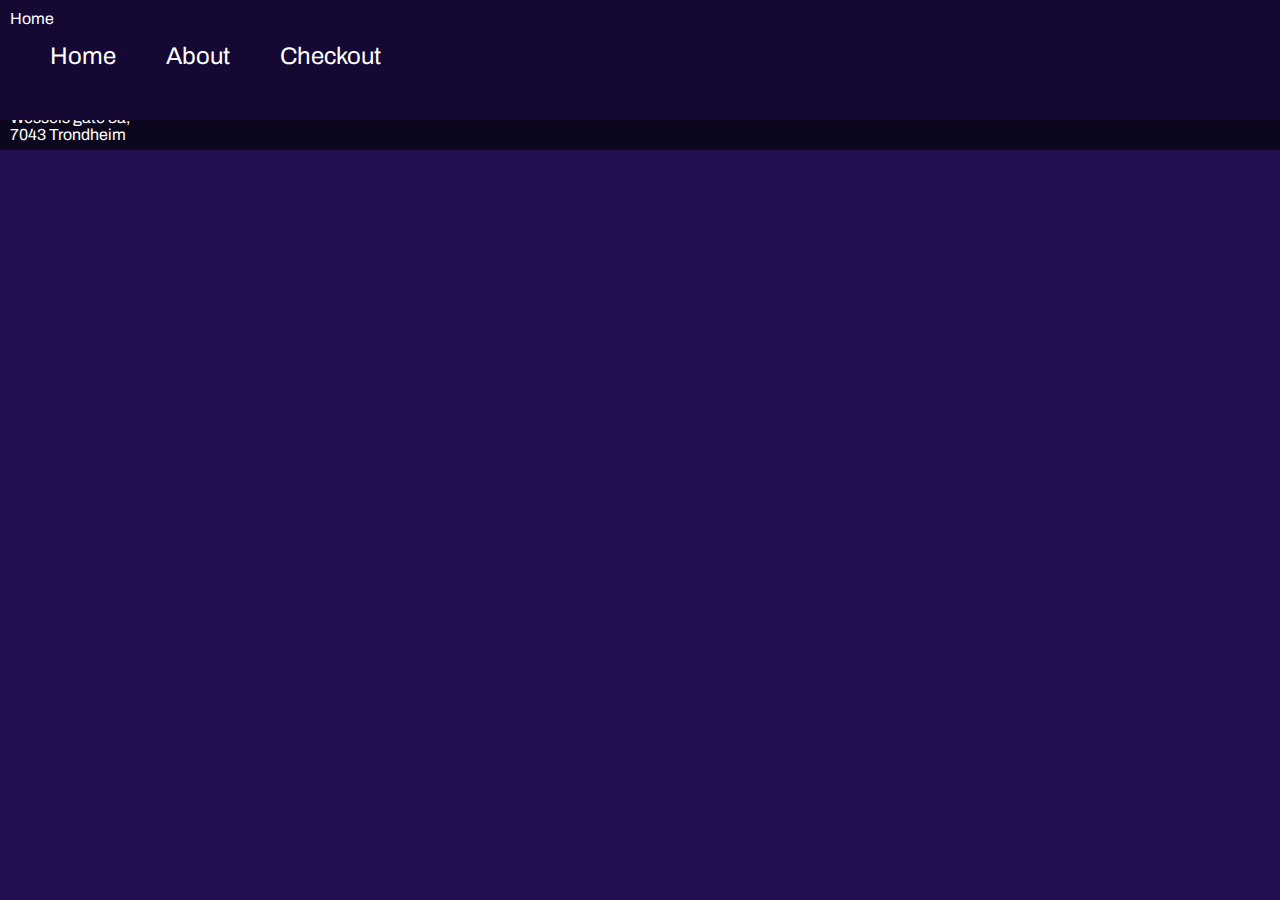
<file: pages/videos.html>
<!DOCTYPE html>
<html lang="en">
<head>
    <meta charset="UTF-8">
    <meta name="description" content="Supporting small filmmakers and discovering interesting films.">
    <meta http-equiv="X-UA-Compatible" content="IE=edge">
    <meta name="viewport" content="width=device-width, initial-scale=1.0">
    <title>SquareEyes | Connecting Film-lovers</title>
    <link href="../styles.css" rel="stylesheet"/>
</head>
<body>
    <header>
        <a href="../index.html" class="logo">Home</a>
        <nav class="headerNav">
            <ul class="navigationMeny">
                <li><a href="../index.html" class="Home">Home</a></li>
                <li><a href="about.html" class="About">About</a></li>
                <li><a href="checkout.html" class="Checkout">Checkout</a></li>
            </ul>
        </nav>
    </header>  
    
    <footer>
        <div class="asInfo">
            <p>SquareEyes AS<br>900 800 700 AS</p>
        </div>
        <div class="dvsInfo">
            <p>&copy;2023 SquareEyes | <a href="UA" class="footerButton">User Agreement</a> | <a href="cookies" class="footerButton">Cookies</a></p>
        </div>
        <div class="adress">
            <p>Wessels gate 3a,<br>7043 Trondheim</p>
        </div>
    </footer>
</body>
</html>
</file>
<file: styles.css>
@import url('https://fonts.googleapis.com/css2?family=Archivo&display=swap');

/* overall */

html {
    height: 100%;
}

h1 {
    font-weight: bold;
}

h2 {
    font-size: 24px;
    opacity: 0.7;
}

h3  {
    font-size: 20px;
    font-weight: bold;
}

body {
    font-family: 'Archivo', "Open Sans", Verdana, sans-serif;
    color: #ffffff;
    background-color: #210F51;
    margin: 0;
    padding: 0;
    background-repeat: no-repeat;
    position: relative;
    min-height: 100%;
    display: flex;
    flex-direction:column;
}

a:visited {
    color: #ffffff;
    text-decoration: none;
}

a {
    color: #FFFFFF;
    text-decoration: none;
}

* {
    box-sizing: border-box;
}

main {
    min-height: 85vh;
    max-width: auto;
    padding-top: 150px;
    padding-bottom: 150px;
    margin-left: 5vw;
    margin-right: 5vw;
    flex: 1 0 auto; 
}

/* header */
header {
    background-color: #150933;
    padding: 10px;
    margin: auto;
    text-decoration: none;
    height: 120px;
    position: fixed;
    top: 0;
    right: 0;
    left: 0;
    z-index: 2;
}

header a {
    text-decoration: none;
}

.headerNav {
    display: flex;
    justify-content: space-between;
    align-items: center;
}

nav {
   margin-right: 10px;
   display: flex;
}

nav li {
    color: #ffffff;
    font-size: 24px;
    line-height: 26px;
    margin-right: 50px;
    text-decoration: none;
    text-align: right;
}

.navigationMeny {
    text-decoration: none;
    list-style-type: none;
    display: flex;
}

header a:hover {
    text-decoration: underline;
    color: #ffffff;
    opacity: 1;
}

header h2:hover {
    opacity: 1;
}

#active h2 {
    text-decoration: underline;
    opacity: 1;
}

#logo {
    height: 65px;
    width: auto;
    padding-left: 2em;
}

@media screen and (max-width: 600px) {
    .headerNav {
      flex-direction: column;
      align-items: center;
      text-align: center;
    }
  
    nav li {
      margin-right: 0;
    }
  
    .navigationMeny {
      display: flex;
      flex-direction: column;
      list-style-type: none;
    }

    header {
        height: fit-content;
        position: relative;
    }

    main {
        max-width: 90vw;
    }

    /* .movie2 {
        display: grid;
        grid-template-columns: 1fr;
    } */
}

/* footer */
footer {
    clear: both;
    position: relative;
    align-self: flex-end;
    flex-shrink: 0;    
    background-color: #0D071D;
    padding: 10px;
    text-decoration: none;
    height: 150px;
    width: 100%;
}

.footer {
    display: flex;
    align-items: center;
    justify-content: space-around;
}

footer a:hover {
    text-decoration: underline;
    color: grey;
}

.footerButton {
    text-decoration: none;
}

/* msc */

/* Searchbar */

.searchBar {
    margin-top: 8%;
    text-align: center;
}

#searchBar {
    padding: 10px;
    font-size: 25px;
    border: 5px #FFFFFF;
    color: #ffffff;
    background-color:#322458;
    width: fit-content;
}

#searchBarButton {
    padding: 10px;
    font-size: 25px;
    border: 5px #FFFFFF;
    color: #ffffff;
    background-color:#150933;
    width: auto;
}

/* Carousel */

/* .carouselParent {
    white-space: nowrap;
    overflow: scroll;
} */

.carousel {
    display: flex;
    /* overflow-x: scroll; */
    overflow: auto;
    white-space: nowrap;
    padding-top: 20px;
   /* max-width: 70%; */
    width: 80vw;
    margin: auto;
} 

.carousel img {

    /* width: 100%;
    max-height: 100%;
    margin-right: 20px;
    object-fit: cover; */
    height: 500px;
    width: auto;
    margin-right: 20px;
    object-fit: cover;
}

.map iframe {
    width: 100%;
    height: 50vh;
}

/* video-pages */

.movieUl {
    font-size: 20px;
    display: flex;
    flex-direction: column;
}

.movieInfo {
    display: flex;
    justify-content: flex-start;
    align-items: center;
}

.movieInfo2 {
    display: flex;
    flex-direction: column;
    justify-content: flex-start;
    
}

.smallLogo {
    max-width: 24px;
    max-height: 24px;
}

.info {
    font-weight: bold;
}

.smallLogo {
    margin-right: 10px;
}

.price {
    display: flex;
    font-size: 30px;
    font-weight: 700;
    justify-content: baseline;
    align-items: center;
}

#addBasket {
    max-height: 30px;
    width: auto;
    padding-left: 10px;
}

#movieDisc {
    font-size: 20px;
    max-width: 90vh;
}

.movie2 {
    display: flex;
    flex-wrap: wrap;
    gap:1vw;
    justify-content: space-around;

}

.left, .right {
    flex: 1 0 100%;
}

@media (min-width: 768px) {
    .left, .right {
        flex: 1 1 0;
    }
}

.coverPhoto {
    max-width: 35vw;
    width: 100%;
    height: auto;
    display: block;
    margin-left: auto;
    margin-right: auto;
}

/* meme */
.meme {
    max-width: 50vh;
    height: auto;
}

/* small screens */
</file>
